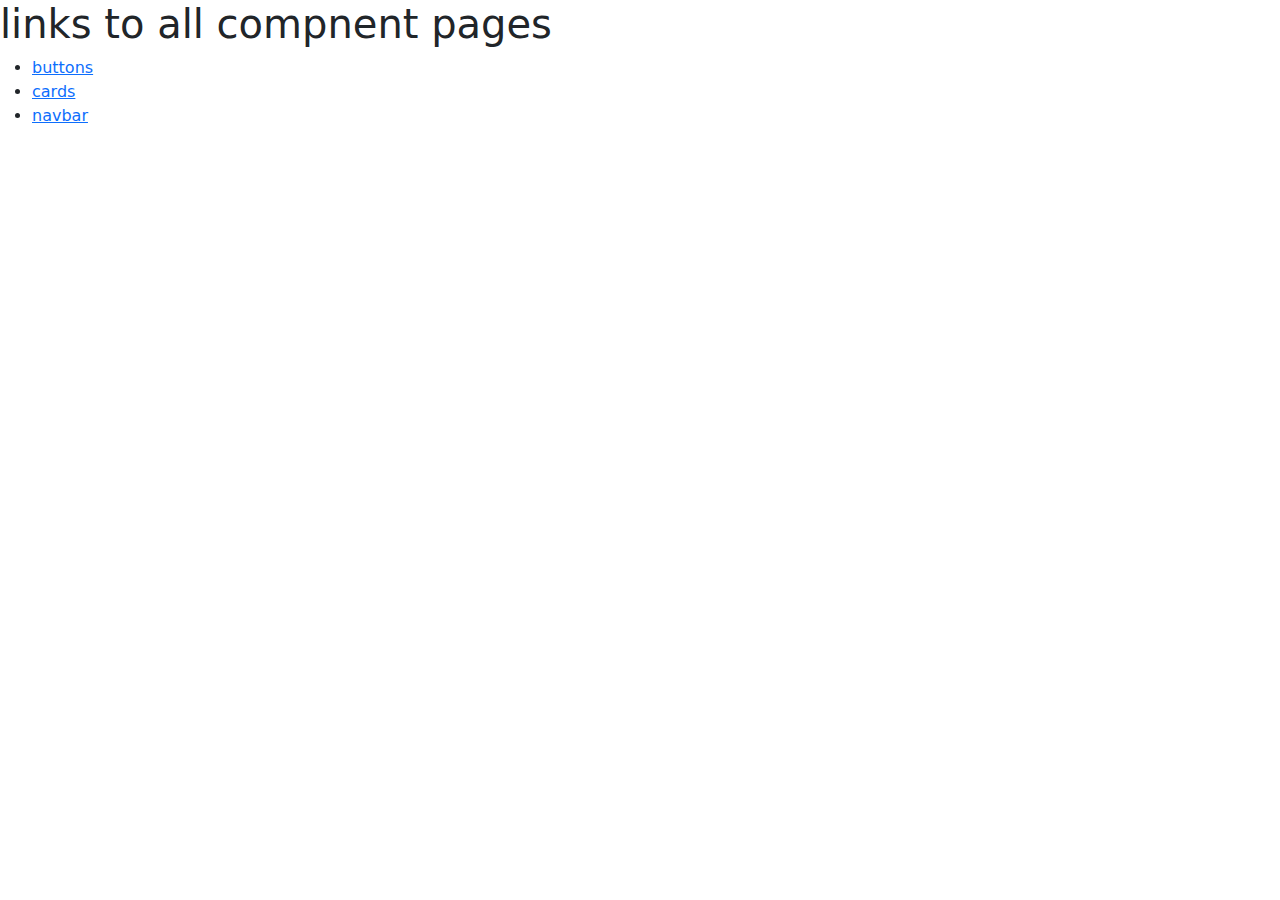
<file: index.html>
<!doctype html>
<html lang="en">
  <head>
    <meta charset="utf-8">
    <meta name="viewport" content="width=device-width, initial-scale=1">
    <title>Bootstrap demo</title>
    <link href="https://cdn.jsdelivr.net/npm/bootstrap@5.3.3/dist/css/bootstrap.min.css" rel="stylesheet" integrity="sha384-QWTKZyjpPEjISv5WaRU9OFeRpok6YctnYmDr5pNlyT2bRjXh0JMhjY6hW+ALEwIH" crossorigin="anonymous">
  </head>
  <body>
    <script src="https://cdn.jsdelivr.net/npm/bootstrap@5.3.3/dist/js/bootstrap.bundle.min.js" integrity="sha384-YvpcrYf0tY3lHB60NNkmXc5s9fDVZLESaAA55NDzOxhy9GkcIdslK1eN7N6jIeHz" crossorigin="anonymous"></script>
  </body>
</html>
<h1>links to all compnent pages</h1>
<ul>
    <li>
        <a href="buttons.html">buttons</a>
    </li>
    <li>
        <a href="cards.html">cards</a>
    </li>
    <li>
      <a href="navbar.html">navbar</a>
  </li>
</ul>
</file>
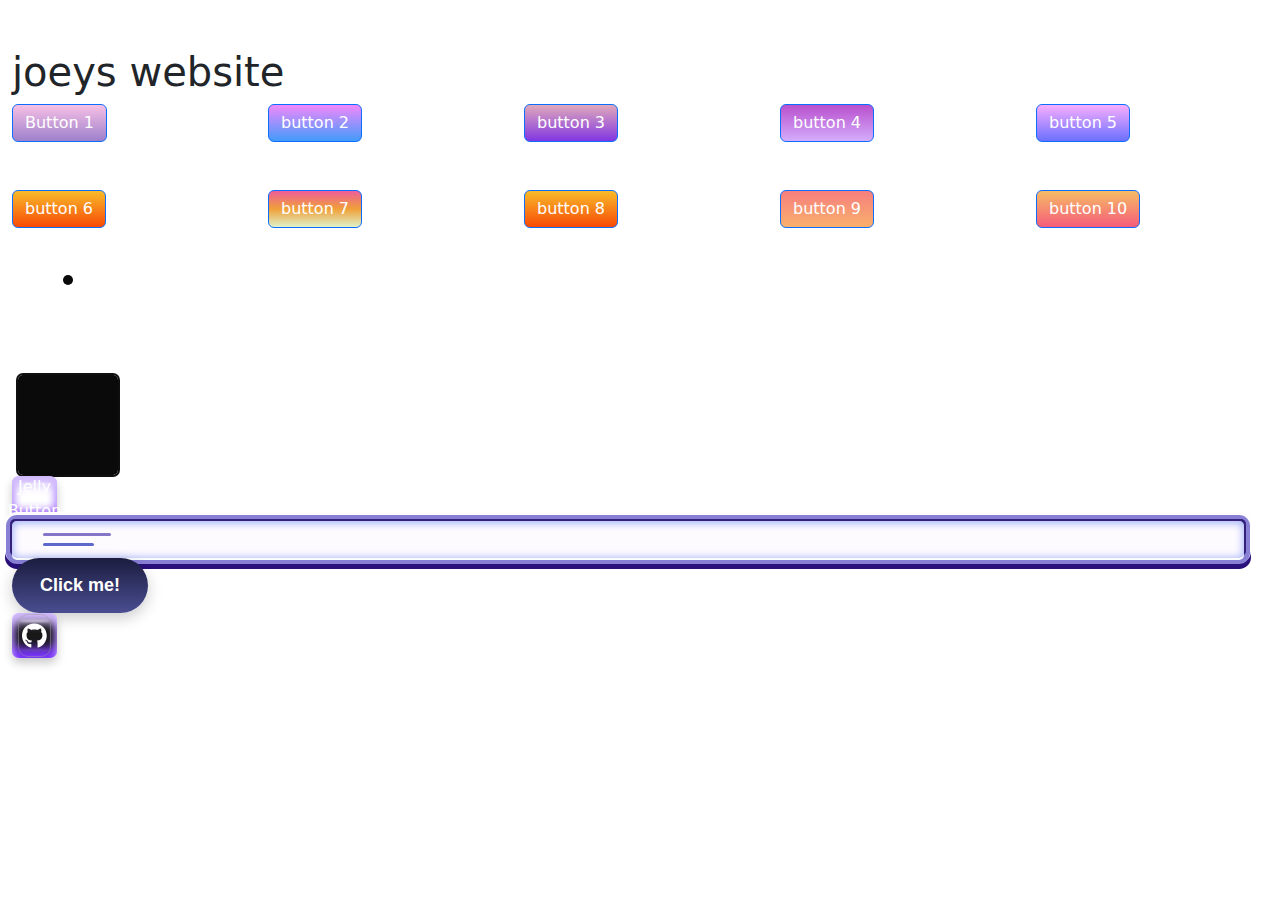
<file: buttons.html>
<!doctype html>
<html lang="en">

<head>
  <meta charset="utf-8">
  <meta name="viewport" content="width=device-width, initial-scale=1">
  <title>Bootstrap demo</title>
  <link href="https://cdn.jsdelivr.net/npm/bootstrap@5.3.3/dist/css/bootstrap.min.css" rel="stylesheet">
    <integrity="sha384-QWTKZyjpPEjISv5WaRU9OFeRpok6YctnYmDr5pNlyT2bRjXh0JMhjY6hW+ALEwIH" crossorigin="anonymous">
  <link rel="stylesheet" href="css/buttons.css">
</head>

<body>



  <div class="container-fluid text enter">
    <div class="row mt-5">
      <h1>joeys website</h1>
      <div class="col">
        <button type="button" class="btn btn-primary btn-1">Button 1</button>
      </div>
      <div class="col">
        <button type="button" class="btn btn-primary btn-2">button 2</button>
      </div>
      <div class="col">
        <button type="button" class="btn btn-primary btn-3">button 3</button>
      </div>
      <div class="col">
        <button type="button" class="btn btn-primary btn-4">button 4</button>
      </div>
      <div class="col">
        <button type="button" class="btn btn-primary btn-5">button 5</button>
      </div>


    </div>

    <div class="row mt-5">
      <div class="col">
        <button type="button" class="btn btn-primary btn-6">button 6</button>
      </div>
      <div class="col">
        <button type="button" class="btn btn-primary btn-7">button 7</button>
      </div>
      <div class="col">
        <button type="button" class="btn btn-primary btn-8">button 8</button>
      </div>
      <div class="col">
        <button type="button" class="btn btn-primary btn-9">button 9</button>
      </div>
      <div class="col">
        <button type="button" class="btn btn-primary btn-10">button 10</button>
      </div>
      <div class="row mt-5">
        <div class="col">

          <div class="light-button">
            <button class="bt">
              <div class="light-holder">
                <div class="dot"></div>
                <div class="light"></div>
              </div>
              <div class="button-holder">
                <svg xmlns="http://www.w3.org/2000/svg" viewBox="0 0 24 24" role="img">
                  <path>
                    d="M20.317 4.3698a19.7913 19.7913 0 00-4.8851-1.5152.0741.0741 0
                    00-.0785.0371c-.211.3753-.4447.8648-.6083 1.2495-1.8447-.2762-3.68-.2762-5.4868
                    0-.1636-.3933-.4058-.8742-.6177-1.2495a.077.077 0 00-.0785-.037 19.7363 19.7363 0 00-4.8852
                    1.515.0699.0699 0 00-.0321.0277C.5334 9.0458-.319 13.5799.0992 18.0578a.0824.0824 0
                    00.0312.0561c2.0528 1.5076 4.0413 2.4228 5.9929 3.0294a.0777.0777 0
                    00.0842-.0276c.4616-.6304.8731-1.2952 1.226-1.9942a.076.076 0
                    00-.0416-.1057c-.6528-.2476-1.2743-.5495-1.8722-.8923a.077.077 0
                    01-.0076-.1277c.1258-.0943.2517-.1923.3718-.2914a.0743.0743 0 01.0776-.0105c3.9278 1.7933 8.18
                    1.7933 12.0614 0a.0739.0739 0 01.0785.0095c.1202.099.246.1981.3728.2924a.077.077 0 01-.0066.1276
                    12.2986 12.2986 0 01-1.873.8914.0766.0766 0 00-.0407.1067c.3604.698.7719 1.3628 1.225
                    1.9932a.076.076 0 00.0842.0286c1.961-.6067 3.9495-1.5219 6.0023-3.0294a.077.077 0
                    00.0313-.0552c.5004-5.177-.8382-9.6739-3.5485-13.6604a.061.061 0 00-.0312-.0286zM8.02
                    15.3312c-1.1825 0-2.1569-1.0857-2.1569-2.419 0-1.3332.9555-2.4189 2.157-2.4189 1.2108 0 2.1757
                    1.0952 2.1568 2.419 0 1.3332-.9555 2.4189-2.1569 2.4189zm7.9748 0c-1.1825
                    0-2.1569-1.0857-2.1569-2.419 0-1.3332.9554-2.4189 2.1569-2.4189 1.2108 0 2.1757 1.0952 2.1568 2.419
                    0 1.3332-.946 2.4189-2.1568 2.4189Z"
                  </path>
                </svg>
        </div>
        <div class="col">
          <button class="Btn">
            Jelly Button
          </button>
        </div>
         
        <div class="button-container">
          <span class="text">
            <span class="button-lines">
              <span class="button-line-1"></span>
              <span class="button-line-2"></span>
            </span>
          </span>
        </div>
        <button class="beautiful-button">
          Click me!
        </button>
        <button class="Btn">
          <span class="svgContainer">
            <svg fill="white" viewBox="0 0 496 512" height="1.6em"><path d="M165.9 397.4c0 2-2.3 3.6-5.2 3.6-3.3.3-5.6-1.3-5.6-3.6 0-2 2.3-3.6 5.2-3.6 3-.3 5.6 1.3 5.6 3.6zm-31.1-4.5c-.7 2 1.3 4.3 4.3 4.9 2.6 1 5.6 0 6.2-2s-1.3-4.3-4.3-5.2c-2.6-.7-5.5.3-6.2 2.3zm44.2-1.7c-2.9.7-4.9 2.6-4.6 4.9.3 2 2.9 3.3 5.9 2.6 2.9-.7 4.9-2.6 4.6-4.6-.3-1.9-3-3.2-5.9-2.9zM244.8 8C106.1 8 0 113.3 0 252c0 110.9 69.8 205.8 169.5 239.2 12.8 2.3 17.3-5.6 17.3-12.1 0-6.2-.3-40.4-.3-61.4 0 0-70 15-84.7-29.8 0 0-11.4-29.1-27.8-36.6 0 0-22.9-15.7 1.6-15.4 0 0 24.9 2 38.6 25.8 21.9 38.6 58.6 27.5 72.9 20.9 2.3-16 8.8-27.1 16-33.7-55.9-6.2-112.3-14.3-112.3-110.5 0-27.5 7.6-41.3 23.6-58.9-2.6-6.5-11.1-33.3 2.6-67.9 20.9-6.5 69 27 69 27 20-5.6 41.5-8.5 62.8-8.5s42.8 2.9 62.8 8.5c0 0 48.1-33.6 69-27 13.7 34.7 5.2 61.4 2.6 67.9 16 17.7 25.8 31.5 25.8 58.9 0 96.5-58.9 104.2-114.8 110.5 9.2 7.9 17 22.9 17 46.4 0 33.7-.3 75.4-.3 83.6 0 6.5 4.6 14.4 17.3 12.1C428.2 457.8 496 362.9 496 252 496 113.3 383.5 8 244.8 8zM97.2 352.9c-1.3 1-1 3.3.7 5.2 1.6 1.6 3.9 2.3 5.2 1 1.3-1 1-3.3-.7-5.2-1.6-1.6-3.9-2.3-5.2-1zm-10.8-8.1c-.7 1.3.3 2.9 2.3 3.9 1.6 1 3.6.7 4.3-.7.7-1.3-.3-2.9-2.3-3.9-2-.6-3.6-.3-4.3.7zm32.4 35.6c-1.6 1.3-1 4.3 1.3 6.2 2.3 2.3 5.2 2.6 6.5 1 1.3-1.3.7-4.3-1.3-6.2-2.2-2.3-5.2-2.6-6.5-1zm-11.4-14.7c-1.6 1-1.6 3.6 0 5.9 1.6 2.3 4.3 3.3 5.6 2.3 1.6-1.3 1.6-3.9 0-6.2-1.4-2.3-4-3.3-5.6-2z"></path></svg>
          </span>
          <span class="BG"></span>
         </button>
</file>
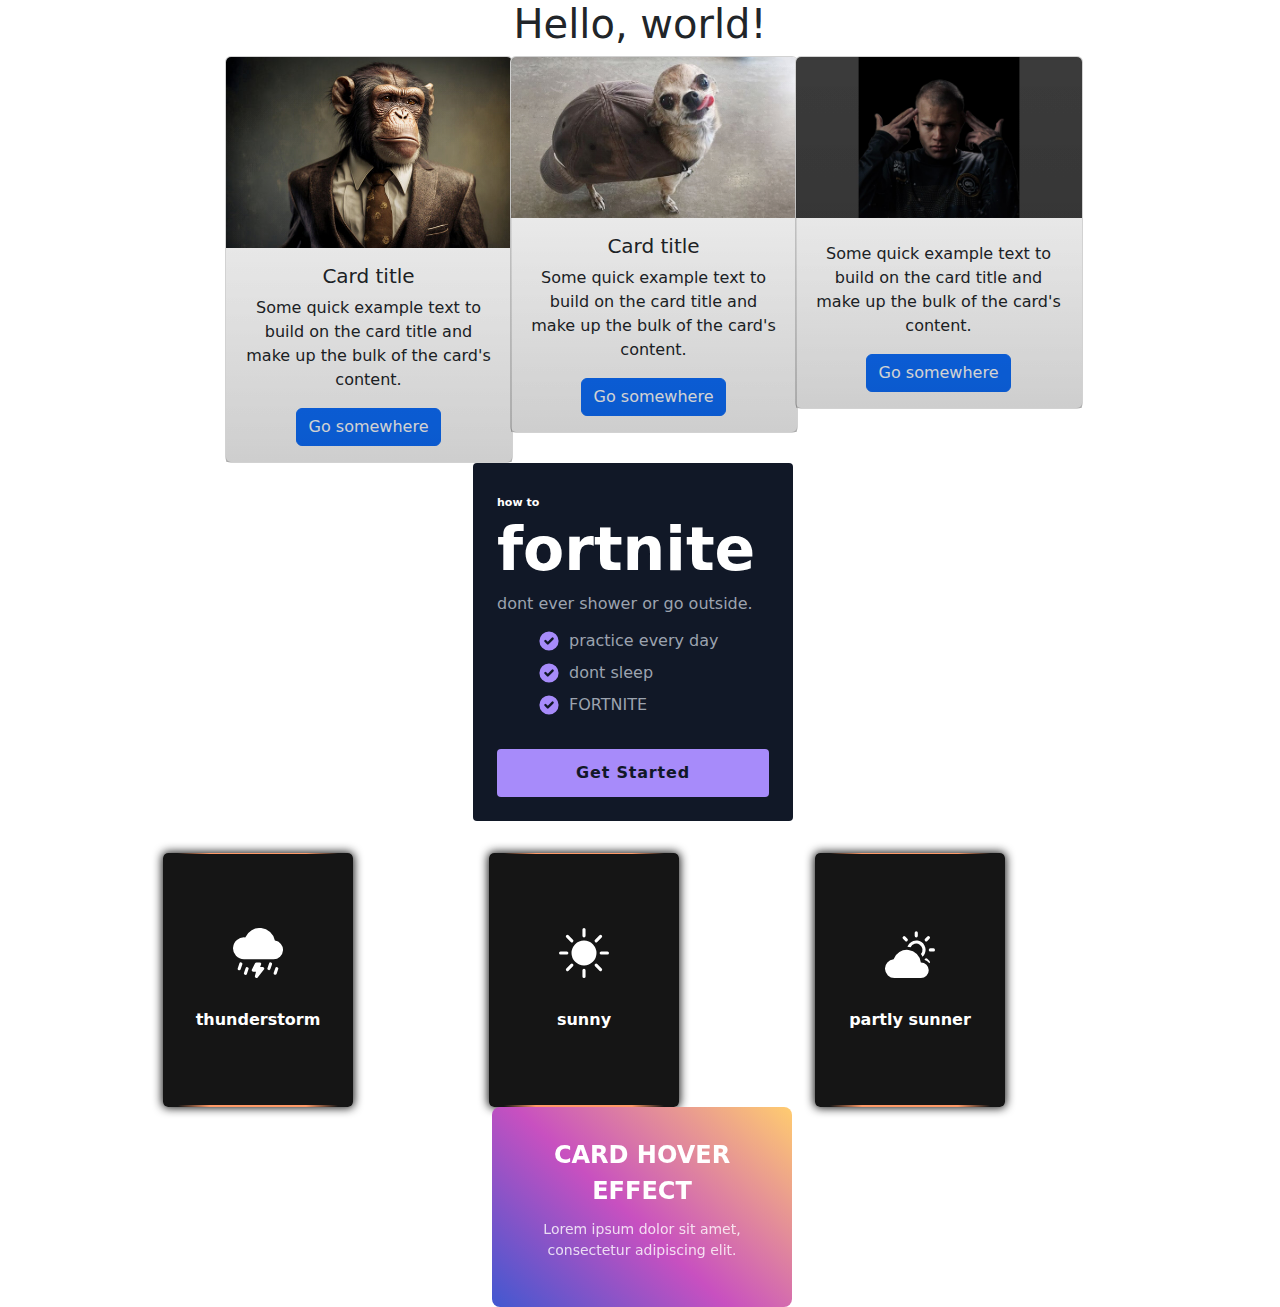
<file: cards.html>
<!doctype html>
<html lang="en">

<head>
  <meta charset="utf-8">
  <meta name="viewport" content="width=device-width, initial-scale=1">
  <title>Bootstrap demo</title>
  <link href="https://cdn.jsdelivr.net/npm/bootstrap@5.3.3/dist/css/bootstrap.min.css" rel="stylesheet">
  <link rel="stylesheet" href="css/cards.css">
  <integrity="sha384-QWTKZyjpPEjISv5WaRU9OFeRpok6YctnYmDr5pNlyT2bRjXh0JMhjY6hW+ALEwIH" crossorigin="anonymous">
</head>

<body>
  <div class="container text-center">
    <h1>Hello, world!</h1>



    <div class="row justify-content-center">
      <div class="col-3">
        <div class="card" style="width: 18rem;">
          <img src="img/360_F_568565340_r0tnHuiWOrgWi7ihue8ZTeIVFsP7lc5L.jpg" class="card-img-top" alt="...">
          <div class="card-body">
            <h5 class="card-title">Card title</h5>
            <p class="card-text">Some quick example text to build on the card title and make up the bulk of the card's
              content.</p>
            <a href="#" class="btn btn-primary">Go somewhere</a>
          </div>
        </div>
      </div>
      <div class="col-3">
        <div class="card" style="width: 18rem;">
          <img src="img/maxresdefault.jpg" class="card-img-top" alt="...">
          <div class="card-body">
            <h5 class="card-title">Card title</h5>
            <p class="card-text">Some quick example text to build on the card title and make up the bulk of the
              card's content.</p>
            <a href="#" class="btn btn-primary">Go somewhere</a>
          </div>
        </div>
      </div>
      <div class="col-3">
        <div class="card" style="width: 18rem;">
          <img src="img/maxresdefault (1).jpg" class="card-img-top" alt="...">
          <div class="card-body">
            <h5 class="card-title"></h5>
            <p class="card-text">Some quick example text to build on the card title and make up the bulk of the
              card's content.</p>
            <a href="#" class="btn btn-primary">Go somewhere</a>
          </div>
        </div>
      </div>
    </div>
  </div>

  <div class="row justify-content-center">
    <div class="col-3">

      <div class="card1">
        <div class="header">
          <span class="title">how to</span>
          <span class="price">fortnite</span>
        </div>
        <p class="desc">dont ever shower or go outside.</p>
        <ul class="lists">
          <li class="list">
            <svg xmlns="http://www.w3.org/2000/svg" viewBox="0 0 20 20" fill="currentColor">
              <path fill-rule="evenodd"
                d="M10 18a8 8 0 100-16 8 8 0 000 16zm3.707-9.293a1 1 0 00-1.414-1.414L9 10.586 7.707 9.293a1 1 0 00-1.414 1.414l2 2a1 1 0 001.414 0l4-4z"
                clip-rule="evenodd"></path>
            </svg>
            <span>practice every day</span>
          </li>
          <li class="list">
            <svg xmlns="http://www.w3.org/2000/svg" viewBox="0 0 20 20" fill="currentColor">
              <path fill-rule="evenodd"
                d="M10 18a8 8 0 100-16 8 8 0 000 16zm3.707-9.293a1 1 0 00-1.414-1.414L9 10.586 7.707 9.293a1 1 0 00-1.414 1.414l2 2a1 1 0 001.414 0l4-4z"
                clip-rule="evenodd"></path>
            </svg>
            <span>dont sleep</span>
          </li>
          <li class="list">
            <svg xmlns="http://www.w3.org/2000/svg" viewBox="0 0 20 20" fill="currentColor">
              <path fill-rule="evenodd"
                d="M10 18a8 8 0 100-16 8 8 0 000 16zm3.707-9.293a1 1 0 00-1.414-1.414L9 10.586 7.707 9.293a1 1 0 00-1.414 1.414l2 2a1 1 0 001.414 0l4-4z"
                clip-rule="evenodd"></path>
            </svg>
            <span>FORTNITE</span>
          </li>
        </ul>
        <button type="button" class="action">Get Started</button>
      </div>
    </div>
  </div>

  <div class="row justify-content-center">
    <div class="col-3">
      <div class="card2">
        <div class="content">
          <div class="back">
            <div class="back-content">
              <svg xmlns="http://www.w3.org/2000/svg" width="50" height="50" fill="currentColor" class="bi bi-cloud-lightning-rain-fill" viewBox="0 0 16 16">
                <path d="M2.658 11.026a.5.5 0 0 1 .316.632l-.5 1.5a.5.5 0 1 1-.948-.316l.5-1.5a.5.5 0 0 1 .632-.316m9.5 0a.5.5 0 0 1 .316.632l-.5 1.5a.5.5 0 0 1-.948-.316l.5-1.5a.5.5 0 0 1 .632-.316m-7.5 1.5a.5.5 0 0 1 .316.632l-.5 1.5a.5.5 0 1 1-.948-.316l.5-1.5a.5.5 0 0 1 .632-.316m9.5 0a.5.5 0 0 1 .316.632l-.5 1.5a.5.5 0 0 1-.948-.316l.5-1.5a.5.5 0 0 1 .632-.316m-7.105-1.25A.5.5 0 0 1 7.5 11h1a.5.5 0 0 1 .474.658l-.28.842H9.5a.5.5 0 0 1 .39.812l-2 2.5a.5.5 0 0 1-.875-.433L7.36 14H6.5a.5.5 0 0 1-.447-.724zm6.352-7.249a5.001 5.001 0 0 0-9.499-1.004A3.5 3.5 0 1 0 3.5 10H13a3 3 0 0 0 .405-5.973"/>
              </svg>
              <strong>thunderstorm</strong>
            </div>
          </div>
          <div class="front">

            <div class="img">
              <div class="circle">
              </div>
              <div class="circle" id="right">
              </div>
              <div class="circle" id="bottom">
              </div>
            </div>

            <div class="front-content">
              <small class="badge">High 68°</small>
              <small class="badge">Low 49°</small>
              <div class="description">
                <div class="title">
                  <p class="title">
                    <strong>thunderstorm</strong>
                  </p>
                  <svg fill-rule="nonzero" height="15px" width="15px" viewBox="0,0,256,256"
                    xmlns:xlink="http://www.w3.org/1999/xlink" xmlns="http://www.w3.org/2000/svg">
                    <g style="mix-blend-mode: normal" text-anchor="none" font-size="none" font-weight="none"
                      font-family="none" stroke-dashoffset="0" stroke-dasharray="" stroke-miterlimit="10"
                      stroke-linejoin="miter" stroke-linecap="butt" stroke-width="1" stroke="none" fill-rule="nonzero"
                      fill="#20c997">
                      <g transform="scale(8,8)">
                        <path d="M25,27l-9,-6.75l-9,6.75v-23h18z"></path>
                      </g>
                    </g>
                  </svg>
                </div>
                <p class="card3-footer">
                  30 Mins &nbsp; | &nbsp; 1 Serving
                </p>
              </div>
            </div>
          </div>
        </div>
      </div>
    </div>
    <div class="col-3">
      <div class="card2">
        <div class="content">
          <div class="back">
            <div class="back-content">
              <svg xmlns="http://www.w3.org/2000/svg" width="50" height="50" fill="currentColor" class="bi bi-brightness-high-fill" viewBox="0 0 16 16">
                <path d="M12 8a4 4 0 1 1-8 0 4 4 0 0 1 8 0M8 0a.5.5 0 0 1 .5.5v2a.5.5 0 0 1-1 0v-2A.5.5 0 0 1 8 0m0 13a.5.5 0 0 1 .5.5v2a.5.5 0 0 1-1 0v-2A.5.5 0 0 1 8 13m8-5a.5.5 0 0 1-.5.5h-2a.5.5 0 0 1 0-1h2a.5.5 0 0 1 .5.5M3 8a.5.5 0 0 1-.5.5h-2a.5.5 0 0 1 0-1h2A.5.5 0 0 1 3 8m10.657-5.657a.5.5 0 0 1 0 .707l-1.414 1.415a.5.5 0 1 1-.707-.708l1.414-1.414a.5.5 0 0 1 .707 0m-9.193 9.193a.5.5 0 0 1 0 .707L3.05 13.657a.5.5 0 0 1-.707-.707l1.414-1.414a.5.5 0 0 1 .707 0m9.193 2.121a.5.5 0 0 1-.707 0l-1.414-1.414a.5.5 0 0 1 .707-.707l1.414 1.414a.5.5 0 0 1 0 .707M4.464 4.465a.5.5 0 0 1-.707 0L2.343 3.05a.5.5 0 1 1 .707-.707l1.414 1.414a.5.5 0 0 1 0 .708"/>
              </svg>
              <strong>sunny</strong>
            </div>
          </div>
          <div class="front">

            <div class="img">
              <div class="circle">
              </div>
              <div class="circle" id="right">
              </div>
              <div class="circle" id="bottom">
              </div>
            </div>

            <div class="front-content">
              <small class="badge">High 86°</small>
              <small class="badge">Low 67°</small>
              <div class="description">
                <div class="title">
                  <p class="title">
                    <strong>sunny</strong>
                  </p>
                  <svg xmlns="http://www.w3.org/2000/svg" width="16" height="16" fill="currentColor" class="bi bi-brightness-high-fill" viewBox="0 0 16 16">
                    <path d="M12 8a4 4 0 1 1-8 0 4 4 0 0 1 8 0M8 0a.5.5 0 0 1 .5.5v2a.5.5 0 0 1-1 0v-2A.5.5 0 0 1 8 0m0 13a.5.5 0 0 1 .5.5v2a.5.5 0 0 1-1 0v-2A.5.5 0 0 1 8 13m8-5a.5.5 0 0 1-.5.5h-2a.5.5 0 0 1 0-1h2a.5.5 0 0 1 .5.5M3 8a.5.5 0 0 1-.5.5h-2a.5.5 0 0 1 0-1h2A.5.5 0 0 1 3 8m10.657-5.657a.5.5 0 0 1 0 .707l-1.414 1.415a.5.5 0 1 1-.707-.708l1.414-1.414a.5.5 0 0 1 .707 0m-9.193 9.193a.5.5 0 0 1 0 .707L3.05 13.657a.5.5 0 0 1-.707-.707l1.414-1.414a.5.5 0 0 1 .707 0m9.193 2.121a.5.5 0 0 1-.707 0l-1.414-1.414a.5.5 0 0 1 .707-.707l1.414 1.414a.5.5 0 0 1 0 .707M4.464 4.465a.5.5 0 0 1-.707 0L2.343 3.05a.5.5 0 1 1 .707-.707l1.414 1.414a.5.5 0 0 1 0 .708"/>
                  </svg>
                </div>
                <p class="card3-footer">
                  30 Mins &nbsp; | &nbsp; 1 Serving
                </p>
              </div>
            </div>
          </div>
        </div>
      </div>
    </div>
    <div class="col-3">
      <div class="card2">
        <div class="content">
          <div class="back">
            <div class="back-content">
              <svg xmlns="http://www.w3.org/2000/svg" width="50" height="50" fill="currentColor" class="bi bi-cloud-sun-fill" viewBox="0 0 16 16">
                <path d="M11.473 11a4.5 4.5 0 0 0-8.72-.99A3 3 0 0 0 3 16h8.5a2.5 2.5 0 0 0 0-5z"/>
                <path d="M10.5 1.5a.5.5 0 0 0-1 0v1a.5.5 0 0 0 1 0zm3.743 1.964a.5.5 0 1 0-.707-.707l-.708.707a.5.5 0 0 0 .708.708zm-7.779-.707a.5.5 0 0 0-.707.707l.707.708a.5.5 0 1 0 .708-.708zm1.734 3.374a2 2 0 1 1 3.296 2.198q.3.423.516.898a3 3 0 1 0-4.84-3.225q.529.017 1.028.129m4.484 4.074c.6.215 1.125.59 1.522 1.072a.5.5 0 0 0 .039-.742l-.707-.707a.5.5 0 0 0-.854.377M14.5 6.5a.5.5 0 0 0 0 1h1a.5.5 0 0 0 0-1z"/>
              </svg>
              <strong>partly sunner</strong>
            </div>
          </div>
          <div class="front">

            <div class="img">
              <div class="circle">
              </div>
              <div class="circle" id="right">
              </div>
              <div class="circle" id="bottom">
              </div>
            </div>

            <div class="front-content">
              <small class="badge">High 78°</small>
              <small class="badge">Low 59°</small>
              <div class="description">
                <div class="title">
                  <p class="title">
                    <strong>partly sunny</strong>
                  </p>
                  <svg xmlns="http://www.w3.org/2000/svg" width="16" height="16" fill="currentColor" class="bi bi-cloud-sun-fill" viewBox="0 0 16 16">
                    <path d="M11.473 11a4.5 4.5 0 0 0-8.72-.99A3 3 0 0 0 3 16h8.5a2.5 2.5 0 0 0 0-5z"/>
                    <path d="M10.5 1.5a.5.5 0 0 0-1 0v1a.5.5 0 0 0 1 0zm3.743 1.964a.5.5 0 1 0-.707-.707l-.708.707a.5.5 0 0 0 .708.708zm-7.779-.707a.5.5 0 0 0-.707.707l.707.708a.5.5 0 1 0 .708-.708zm1.734 3.374a2 2 0 1 1 3.296 2.198q.3.423.516.898a3 3 0 1 0-4.84-3.225q.529.017 1.028.129m4.484 4.074c.6.215 1.125.59 1.522 1.072a.5.5 0 0 0 .039-.742l-.707-.707a.5.5 0 0 0-.854.377M14.5 6.5a.5.5 0 0 0 0 1h1a.5.5 0 0 0 0-1z"/>
                  </svg>
                </div>
                <p class="card3-footer">
                  30 Mins &nbsp; | &nbsp; 1 Serving
                </p>
              </div>
            </div>
          </div>
        </div>
      </div>
    </div>
    <div class="row justify-content-center">
      <div class="col-3">
        <div class="card4">
          <div class="card-content">
            <p class="card-title">Card hover effect
            </p>
            <p class="card-para">Lorem ipsum dolor sit 
              amet, consectetur adipiscing elit.</p>
          </div>
        </div>
      </div>
    </div>
  </div>

 
  
</body>

</html>
</file>
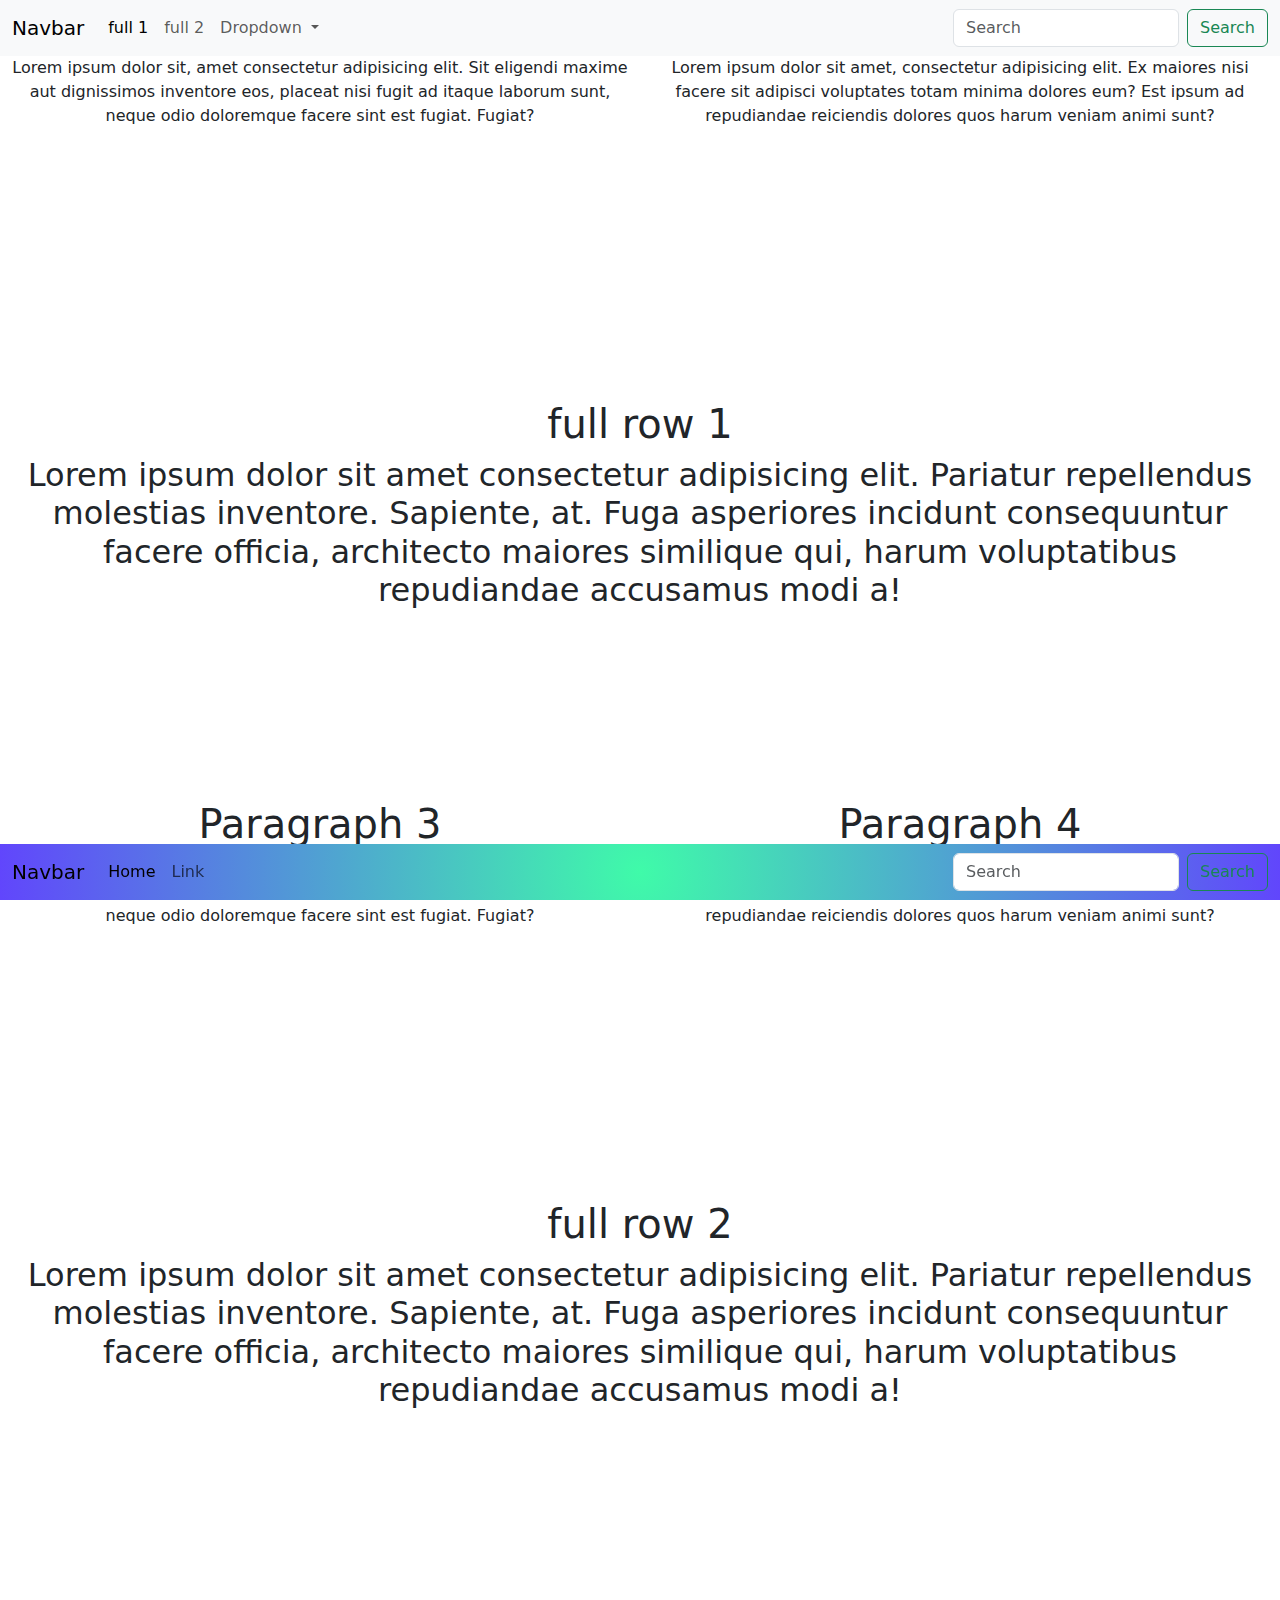
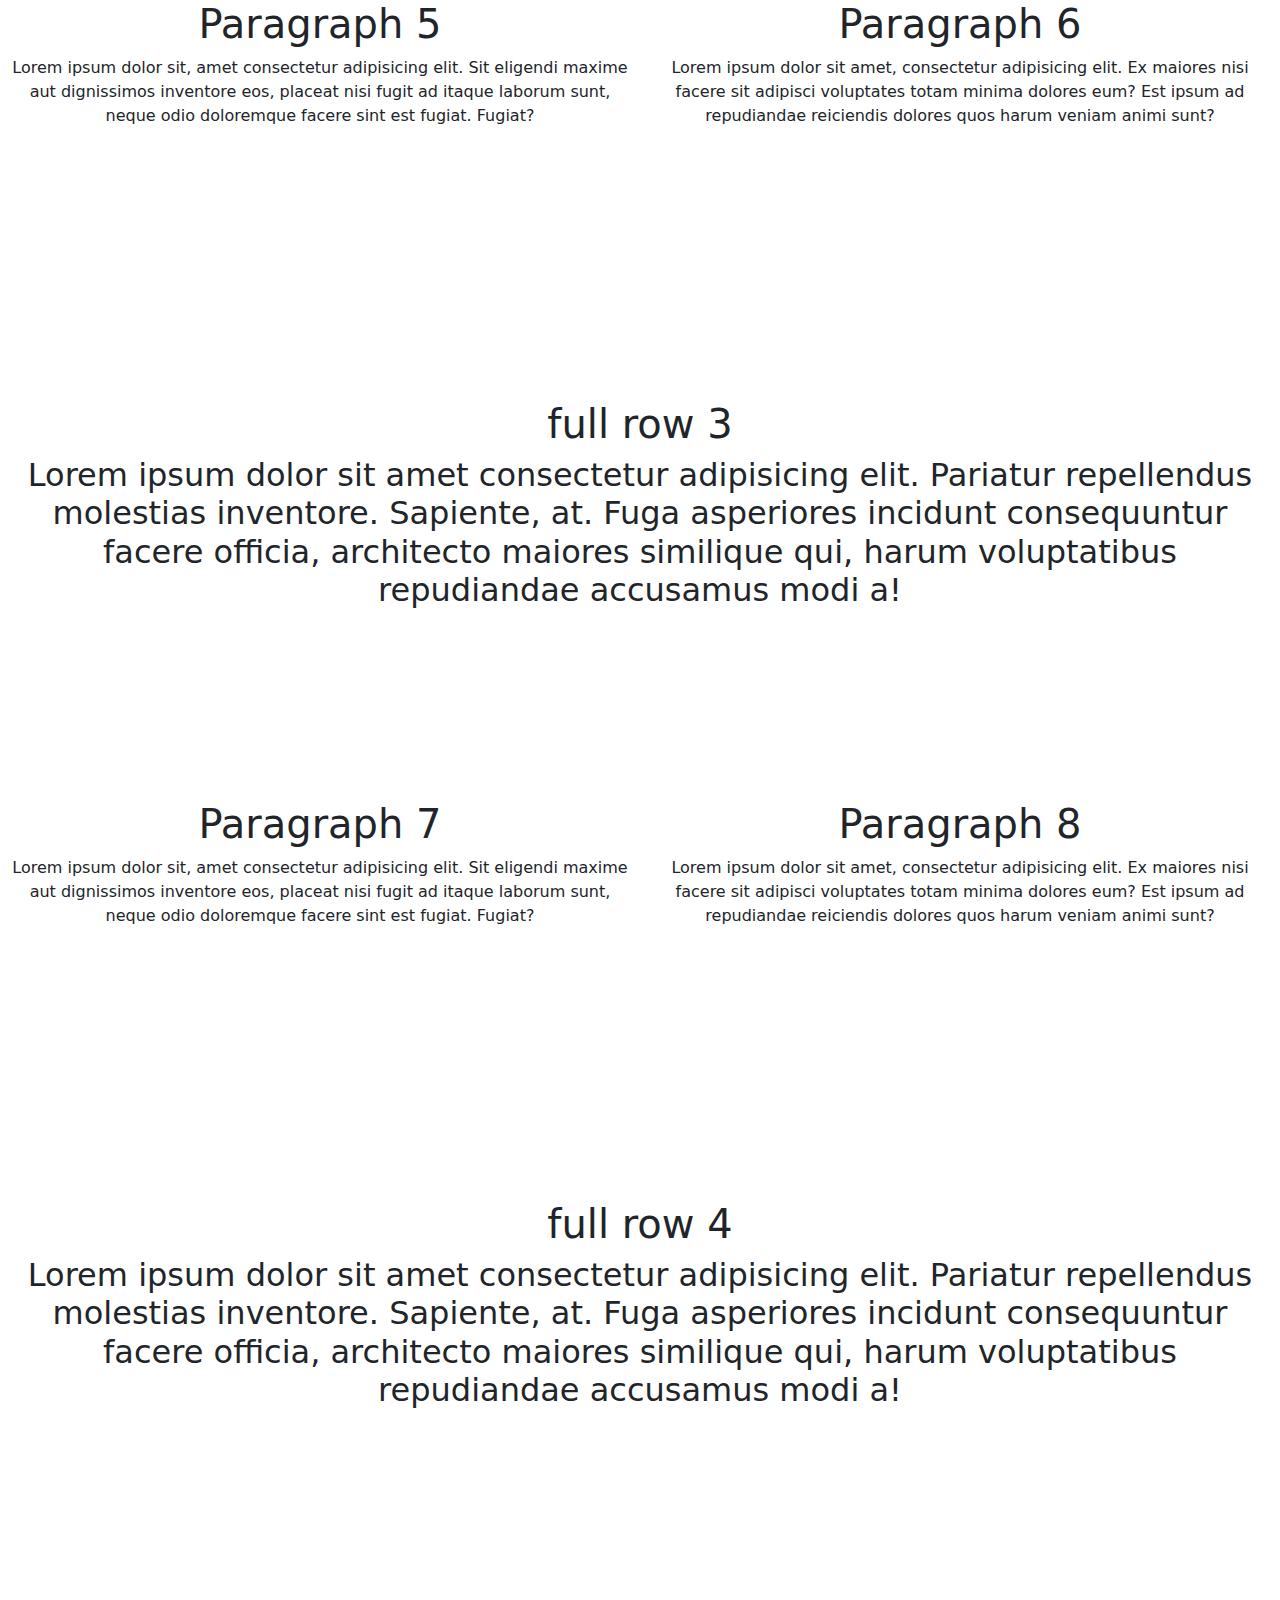
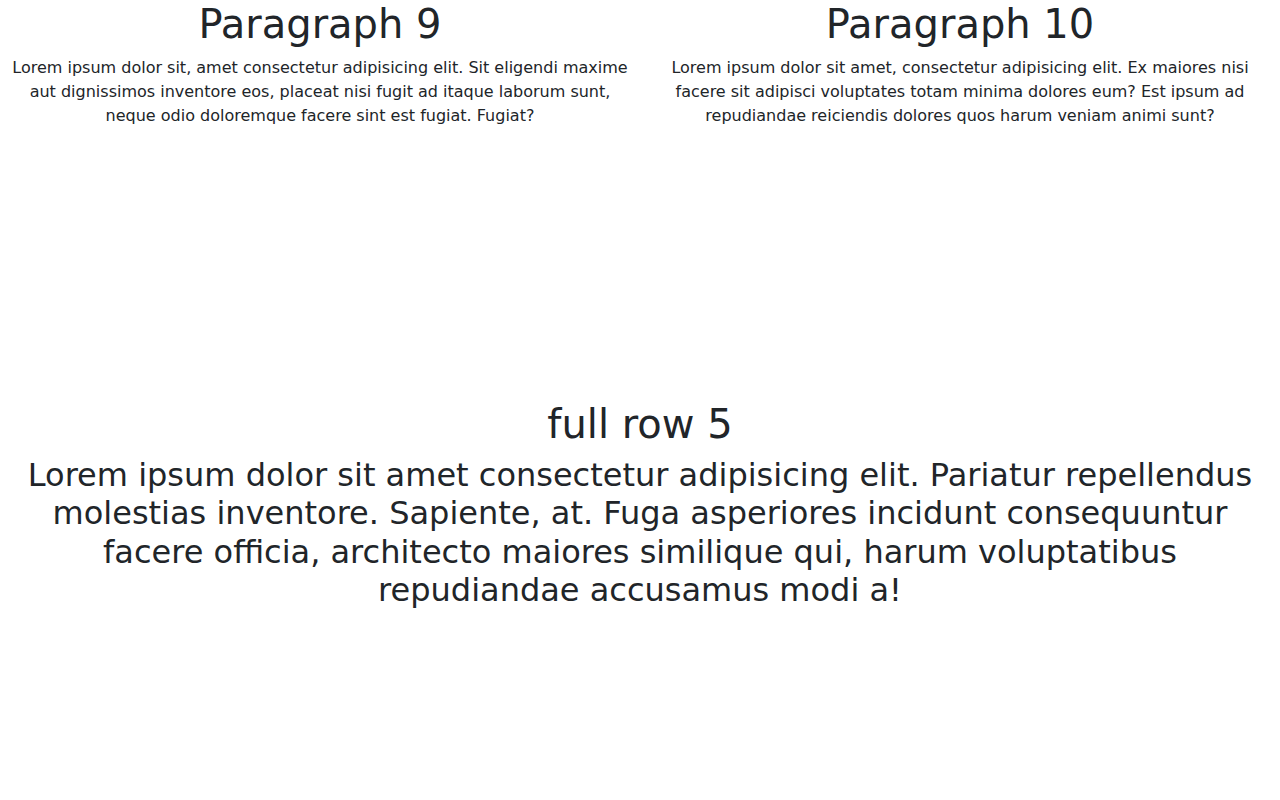
<file: navbar.html>
<!doctype html>
<html lang="en">

  <head>
    <meta charset="utf-8">
    <meta name="viewport" content="width=device-width, initial-scale=1">
    <title>Navbars</title>
    <link href="https://cdn.jsdelivr.net/npm/bootstrap@5.3.3/dist/css/bootstrap.min.css" rel="stylesheet" integrity="sha384-QWTKZyjpPEjISv5WaRU9OFeRpok6YctnYmDr5pNlyT2bRjXh0JMhjY6hW+ALEwIH" crossorigin="anonymous">
    <link rel="stylesheet" href="css/navbar.css">
  </head>
  <body>
    <nav class="navbar navbar-expand-lg bg-body-tertiary fixed-top">
        <div class="container-fluid">
          <a class="navbar-brand" href="#">Navbar</a>
          <button class="navbar-toggler" type="button" data-bs-toggle="collapse" data-bs-target="#navbarone" aria-controls="navbarSupportedContent" aria-expanded="false" aria-label="Toggle navigation">
            <span class="navbar-toggler-icon"></span>
          </button>
          <div class="collapse navbar-collapse" id="navbarone">
            <ul class="navbar-nav me-auto mb-2 mb-lg-0">
              <li class="nav-item">
                <a class="nav-link active" aria-current="page" href="#full1">full 1</a>
              </li>
              <li class="nav-item">
                <a class="nav-link" href="#full2">full 2</a>
              </li>
              <li class="nav-item dropdown">
                <a class="nav-link dropdown-toggle" href="#" role="button" data-bs-toggle="dropdown" aria-expanded="false">
                  Dropdown
                </a>
                <ul class="dropdown-menu">
                  <li><a class="dropdown-item" href="#full3">full 3</a></li>
                  <li><a class="dropdown-item" href="#full4">full 4</a></li>
                  <li><a class="dropdown-item" href="#full5">full 5</a></li>
                </ul>
              </li>
            </ul>
            <form class="d-flex" role="search">
              <input class="form-control me-2" type="search" placeholder="Search" aria-label="Search">
              <button class="btn btn-outline-success" type="submit">Search</button>
            </form>
          </div>
        </div>
      </nav>



      <nav class="navbar navbar-expand-lg bg-gradient fixed-bottom">
        <div class="container-fluid">
          <a class="navbar-brand" href="#">Navbar</a>
          <button class="navbar-toggler" type="button" data-bs-toggle="collapse" data-bs-target="#navbarSupportedContent" aria-controls="navbarSupportedContent" aria-expanded="false" aria-label="Toggle navigation">
            <span class="navbar-toggler-icon"></span>
          </button>
          <div class="collapse navbar-collapse" id="navbarSupportedContent">
            <ul class="navbar-nav me-auto mb-2 mb-lg-0">
              <li class="nav-item">
                <a class="nav-link active" aria-current="page" href="#">Home</a>
              </li>
              <li class="nav-item">
                <a class="nav-link" href="#">Link</a>
              </li>
            </ul>
            <form class="d-flex" role="search">
              <input class="form-control me-2" type="search" placeholder="Search" aria-label="Search">
              <button class="btn btn-outline-success" type="submit">Search</button>
            </form>
          </div>
        </div>
      </nav>

      <div class="container-fluid">
        <div class="row">
            <div class="col-6">
                <h1> Paragraph 1</h1>
                <p>Lorem ipsum dolor sit, amet consectetur adipisicing elit. Sit eligendi maxime aut dignissimos inventore eos, placeat nisi fugit ad itaque laborum sunt, neque odio doloremque facere sint est fugiat. Fugiat?</p>
            </div>
            <div class="col-6">
                <h1>Paragraph 2</h1>
                Lorem ipsum dolor sit amet, consectetur adipisicing elit. Ex maiores nisi facere sit adipisci voluptates totam minima dolores eum? Est ipsum ad repudiandae reiciendis dolores quos harum veniam animi sunt?
            </div>
        </div>
        <div id="full1" class="row">
          <div class="col-12">
            <h1>full row 1</h1>
            <h2>Lorem ipsum dolor sit amet consectetur adipisicing elit. Pariatur repellendus molestias inventore. Sapiente, at. Fuga asperiores incidunt consequuntur facere officia, architecto maiores similique qui, harum voluptatibus repudiandae accusamus modi a!</h2>
          </div>
        </div>
        <div class="row">
            <div class="col-6">
                <h1> Paragraph 3</h1>
                <p>Lorem ipsum dolor sit, amet consectetur adipisicing elit. Sit eligendi maxime aut dignissimos inventore eos, placeat nisi fugit ad itaque laborum sunt, neque odio doloremque facere sint est fugiat. Fugiat?</p>
            </div>
            <div class="col-6">
                <h1>Paragraph 4</h1>
                Lorem ipsum dolor sit amet, consectetur adipisicing elit. Ex maiores nisi facere sit adipisci voluptates totam minima dolores eum? Est ipsum ad repudiandae reiciendis dolores quos harum veniam animi sunt?
            </div>
        </div>
        <div class="row">
          <div id="full2" class="col-12">
            <h1>full row 2</h1>
            <h2>Lorem ipsum dolor sit amet consectetur adipisicing elit. Pariatur repellendus molestias inventore. Sapiente, at. Fuga asperiores incidunt consequuntur facere officia, architecto maiores similique qui, harum voluptatibus repudiandae accusamus modi a!</h2>
          </div>
        </div>
        <div class="row">
            <div class="col-6">
                <h1> Paragraph 5</h1>
                <p>Lorem ipsum dolor sit, amet consectetur adipisicing elit. Sit eligendi maxime aut dignissimos inventore eos, placeat nisi fugit ad itaque laborum sunt, neque odio doloremque facere sint est fugiat. Fugiat?</p>
            </div>
            <div class="col-6">
                <h1>Paragraph 6</h1>
                Lorem ipsum dolor sit amet, consectetur adipisicing elit. Ex maiores nisi facere sit adipisci voluptates totam minima dolores eum? Est ipsum ad repudiandae reiciendis dolores quos harum veniam animi sunt?
            </div>
        </div>
        <div id="full3" class="row">
          <div class="col-12">
            <h1>full row 3</h1>
            <h2>Lorem ipsum dolor sit amet consectetur adipisicing elit. Pariatur repellendus molestias inventore. Sapiente, at. Fuga asperiores incidunt consequuntur facere officia, architecto maiores similique qui, harum voluptatibus repudiandae accusamus modi a!</h2>
          </div>
        </div>
        <div class="row">
            <div class="col-6">
                <h1> Paragraph 7</h1>
                <p>Lorem ipsum dolor sit, amet consectetur adipisicing elit. Sit eligendi maxime aut dignissimos inventore eos, placeat nisi fugit ad itaque laborum sunt, neque odio doloremque facere sint est fugiat. Fugiat?</p>
            </div>
            <div class="col-6">
                <h1>Paragraph 8</h1>
                Lorem ipsum dolor sit amet, consectetur adipisicing elit. Ex maiores nisi facere sit adipisci voluptates totam minima dolores eum? Est ipsum ad repudiandae reiciendis dolores quos harum veniam animi sunt?
            </div>
        </div>
        <div id="full4" class="row">
          <div class="col-12">
            <h1>full row 4</h1>
            <h2>Lorem ipsum dolor sit amet consectetur adipisicing elit. Pariatur repellendus molestias inventore. Sapiente, at. Fuga asperiores incidunt consequuntur facere officia, architecto maiores similique qui, harum voluptatibus repudiandae accusamus modi a!</h2>
          </div>
        </div>
        <div class="row">
            <div class="col-6">
                <h1> Paragraph 9</h1>
                <p>Lorem ipsum dolor sit, amet consectetur adipisicing elit. Sit eligendi maxime aut dignissimos inventore eos, placeat nisi fugit ad itaque laborum sunt, neque odio doloremque facere sint est fugiat. Fugiat?</p>
            </div>
            <div class="col-6">
                <h1>Paragraph 10</h1>
                Lorem ipsum dolor sit amet, consectetur adipisicing elit. Ex maiores nisi facere sit adipisci voluptates totam minima dolores eum? Est ipsum ad repudiandae reiciendis dolores quos harum veniam animi sunt?
            </div>
        </div>
        <div id="full5" class="row">
          <div class="col-12">
            <h1>full row 5</h1>
            <h2>Lorem ipsum dolor sit amet consectetur adipisicing elit. Pariatur repellendus molestias inventore. Sapiente, at. Fuga asperiores incidunt consequuntur facere officia, architecto maiores similique qui, harum voluptatibus repudiandae accusamus modi a!</h2>
          </div>
        </div>
    
    
  <script src="https://cdn.jsdelivr.net/npm/bootstrap@5.3.3/dist/js/bootstrap.bundle.min.js" integrity="sha384-YvpcrYf0tY3lHB60NNkmXc5s9fDVZLESaAA55NDzOxhy9GkcIdslK1eN7N6jIeHz" crossorigin="anonymous"></script>
  </body>
</html>
</file>
<file: css/buttons.css>
.btn-1{
    background: hsla(263, 42%, 65%, 1);

background: linear-gradient(90deg, hsla(263, 42%, 65%, 1) 0%, hsla(319, 77%, 86%, 1) 100%);

background: -moz-linear-gradient(90deg, hsla(263, 42%, 65%, 1) 0%, hsla(319, 77%, 86%, 1) 100%);

background: -webkit-linear-gradient(90deg, hsla(263, 42%, 65%, 1) 0%, hsla(319, 77%, 86%, 1) 100%);
}

.btn-2{
    background: hsla(211, 96%, 62%, 1);

background: linear-gradient(90deg, hsla(211, 96%, 62%, 1) 0%, hsla(295, 94%, 76%, 1) 100%);

background: -moz-linear-gradient(90deg, hsla(211, 96%, 62%, 1) 0%, hsla(295, 94%, 76%, 1) 100%);

background: -webkit-linear-gradient(90deg, hsla(211, 96%, 62%, 1) 0%, hsla(295, 94%, 76%, 1) 100%);
}

.btn-3{
    background: hsla(266, 75%, 55%, 1);

background: linear-gradient(90deg, hsla(266, 75%, 55%, 1) 0%, hsla(340, 47%, 77%, 1) 100%);

background: -moz-linear-gradient(90deg, hsla(266, 75%, 55%, 1) 0%, hsla(340, 47%, 77%, 1) 100%);

background: -webkit-linear-gradient(90deg, hsla(266, 75%, 55%, 1) 0%, hsla(340, 47%, 77%, 1) 100%);
}

.btn-4{
    background: hsla(270, 91%, 83%, 1);

background: linear-gradient(90deg, hsla(270, 91%, 83%, 1) 0%, hsla(290, 56%, 56%, 1) 100%);

background: -moz-linear-gradient(90deg, hsla(270, 91%, 83%, 1) 0%, hsla(290, 56%, 56%, 1) 100%);

background: -webkit-linear-gradient(90deg, hsla(270, 91%, 83%, 1) 0%, hsla(290, 56%, 56%, 1) 100%);
}

.btn-5{
    background: hsla(238, 100%, 71%, 1);

background: linear-gradient(90deg, hsla(238, 100%, 71%, 1) 0%, hsla(295, 100%, 84%, 1) 100%);

background: -moz-linear-gradient(90deg, hsla(238, 100%, 71%, 1) 0%, hsla(295, 100%, 84%, 1) 100%);

background: -webkit-linear-gradient(90deg, hsla(238, 100%, 71%, 1) 0%, hsla(295, 100%, 84%, 1) 100%);
}

.btn-6{
    background: hsla(17, 95%, 50%, 1);

background: linear-gradient(90deg, hsla(17, 95%, 50%, 1) 0%, hsla(42, 94%, 57%, 1) 100%);

background: -moz-linear-gradient(90deg, hsla(17, 95%, 50%, 1) 0%, hsla(42, 94%, 57%, 1) 100%);

background: -webkit-linear-gradient(90deg, hsla(17, 95%, 50%, 1) 0%, hsla(42, 94%, 57%, 1) 100%);
}

.btn-7{
    background: hsla(89, 60%, 87%, 1);

background: linear-gradient(90deg, hsla(89, 60%, 87%, 1) 0%, hsla(34, 86%, 58%, 1) 50%, hsla(335, 81%, 65%, 1) 100%);

background: -moz-linear-gradient(90deg, hsla(89, 60%, 87%, 1) 0%, hsla(34, 86%, 58%, 1) 50%, hsla(335, 81%, 65%, 1) 100%);

background: -webkit-linear-gradient(90deg, hsla(89, 60%, 87%, 1) 0%, hsla(34, 86%, 58%, 1) 50%, hsla(335, 81%, 65%, 1) 100%);

}

.btn-8{
    background: hsla(17, 95%, 50%, 1);

background: linear-gradient(90deg, hsla(17, 95%, 50%, 1) 0%, hsla(42, 94%, 57%, 1) 100%);

background: -moz-linear-gradient(90deg, hsla(17, 95%, 50%, 1) 0%, hsla(42, 94%, 57%, 1) 100%);

background: -webkit-linear-gradient(90deg, hsla(17, 95%, 50%, 1) 0%, hsla(42, 94%, 57%, 1) 100%);

}

.btn-9{
    background: hsla(29, 92%, 70%, 1);

background: linear-gradient(90deg, hsla(29, 92%, 70%, 1) 0%, hsla(0, 87%, 73%, 1) 100%);

background: -moz-linear-gradient(90deg, hsla(29, 92%, 70%, 1) 0%, hsla(0, 87%, 73%, 1) 100%);

background: -webkit-linear-gradient(90deg, hsla(29, 92%, 70%, 1) 0%, hsla(0, 87%, 73%, 1) 100%);
}

.btn-10{
    background: hsla(348, 88%, 66%, 1);

background: linear-gradient(90deg, hsla(348, 88%, 66%, 1) 0%, hsla(36, 89%, 68%, 1) 100%);

background: -moz-linear-gradient(90deg, hsla(348, 88%, 66%, 1) 0%, hsla(36, 89%, 68%, 1) 100%);

background: -webkit-linear-gradient(90deg, hsla(348, 88%, 66%, 1) 0%, hsla(36, 89%, 68%, 1) 100%);
}


.light-button button.bt {
    position: relative;
    height: 200px;
    display: flex;
    align-items: flex-end;
    outline: none;
    background: none;
    border: none;
    cursor: pointer;
  }
  
  .light-button button.bt .button-holder {
    display: flex;
    flex-direction: column;
    align-items: center;
    justify-content: center;
    height: 100px;
    width: 100px;
    background-color: #0a0a0a;
    border-radius: 5px;
    color: #0f0f0f;
    font-weight: 700;
    transition: 300ms;
    outline: #0f0f0f 2px solid;
    outline-offset: 20;
  }
  
  .light-button button.bt .button-holder svg {
    height: 50px;
    fill: #0f0f0f;
    transition: 300ms;
  }
  
  .light-button button.bt .light-holder {
    position: absolute;
    height: 200px;
    width: 100px;
    display: flex;
    flex-direction: column;
    align-items: center;
  }
  
  .light-button button.bt .light-holder .dot {
    position: absolute;
    top: 0;
    width: 10px;
    height: 10px;
    background-color: #0a0a0a;
    border-radius: 10px;
    z-index: 2;
  }
  
  .light-button button.bt .light-holder .light {
    position: absolute;
    top: 0;
    width: 200px;
    height: 200px;
    clip-path: polygon(50% 0%, 25% 100%, 75% 100%);
    background: transparent;
  }
  
  .light-button button.bt:hover .button-holder svg {
    fill: rgba(88, 101, 242, 1);
  }
  
  .light-button button.bt:hover .button-holder {
    color: rgba(88, 101, 242, 1);
    outline: rgba(88, 101, 242, 1) 2px solid;
    outline-offset: 2px;
  }
  
  .light-button button.bt:hover .light-holder .light {
    background: rgb(255, 255, 255);
    background: linear-gradient(
      180deg,
      rgba(88, 101, 242, 1) 0%,
      rgba(255, 255, 255, 0) 75%,
      rgba(255, 255, 255, 0) 100%
    );
  }

  .box {
    --clr-shadow__border: #d9a1ff;
    --clr-text: #F6F4EB;
    --clr-space: #120e1e;
    --clr-space-gr: #271950;
    --clr-star: #E9F8F9;
    --size: 3rem;
    position: relative;
    outline: 1px solid var(--clr-shadow__border);
  }
  
  .button {
    font-weight: 600;
    font-size: 1.5rem;
    letter-spacing: 0.2rem;
    background: transparent;
    padding: calc(var(--size) / 3) var(--size);
    border: none;
    cursor: pointer;
    color: var(--clr-text);
    text-shadow: 2px 0px var(--clr-shadow__border), 0px 2px var(--clr-shadow__border),
    -2px 0px var(--clr-shadow__border), 0px -2px var(--clr-shadow__border);
  }
  
  .Btn {
  position: relative;
  width: 150px;
  height: 55px;
  border-radius: 45px;
  border: none;
  background-color: rgb(151, 95, 255);
  color: white;
  box-shadow: 0px 10px 10px rgb(210, 187, 253) inset,
  0px 5px 10px rgba(5, 5, 5, 0.212),
  0px -10px 10px rgb(124, 54, 255) inset;
  cursor: pointer;
  display: flex;
  align-items: center;
  justify-content: center;
}

.Btn::before {
  width: 70%;
  height: 2px;
  position: absolute;
  background-color: rgba(250, 250, 250, 0.678);
  content: "";
  filter: blur(1px);
  top: 7px;
  border-radius: 50%;
}

.Btn::after {
  width: 70%;
  height: 2px;
  position: absolute;
  background-color: rgba(250, 250, 250, 0.137);
  content: "";
  filter: blur(1px);
  bottom: 7px;
  border-radius: 50%;
}

.Btn:hover {
  animation: jello-horizontal 0.9s both;
}

@keyframes jello-horizontal {
  0% {
    transform: scale3d(1, 1, 1);
  }

  30% {
    transform: scale3d(1.25, 0.75, 1);
  }

  40% {
    transform: scale3d(0.75, 1.25, 1);
  }

  50% {
    transform: scale3d(1.15, 0.85, 1);
  }

  65% {
    transform: scale3d(0.95, 1.05, 1);
  }

  75% {
    transform: scale3d(1.05, 0.95, 1);
  }

  100% {
    transform: scale3d(1, 1, 1);
  }
}

.button-container {
  --background: #fefbff;
  --inner-shadow: #9faef9;
  --inner-outline: #34217d;
  --inner-outline-bottom: #fafcfe;
  --inner-outline-middle: #8880d5;
  --inner-outline-outer-top: #fefcff;
  --inner-outline-outer-bottom-1: #29107b;
  --line-1: #8676c9;
  --line-2: #5c69ca;
  position: relative;
  background: var(--background);
  cursor: pointer;
  transition: all 0.2s;
  font-size: 17px;
  padding: 0.7em 1.8em;
  border-radius: 5px;
  box-shadow: inset 0px 1px 8px 1px var(--inner-shadow),
    0px 2px 0px 0px var(--inner-outline-bottom),
    0px -2px 0px 0px var(--inner-outline),
    -2px -2px 0px 0px var(--inner-outline),
    2px -2px 0px 0px var(--inner-outline),
    0px 0px 0px 6px var(--inner-outline-middle),
    0px -2px 0px 7px var(--inner-outline-outer-top),
    0px 4px 0px 7px var(--inner-outline-outer-bottom-1);
}

.button-lines {
  display: flex;
  flex-direction: column;
  gap: 0.4em;
}

.button-line-1 {
  height: 0.2em;
  width: 4em;
  border-radius: 10em;
  display: inline-block;
  background: var(--line-1);
}

.button-line-2 {
  height: 0.2em;
  width: 3em;
  border-radius: 10em;
  display: inline-block;
  background: var(--line-2);
}

.beautiful-button {
  position: relative;
  display: inline-block;
  background: linear-gradient(to bottom, #1b1c3f, #4a4e91);
 /* Gradient background */
  color: white;
 /* White text color */
  font-family: "Segoe UI", sans-serif;
 /* Stylish and legible font */
  font-weight: bold;
  font-size: 18px;
 /* Large font size */
  border: none;
 /* No border */
  border-radius: 30px;
 /* Rounded corners */
  padding: 14px 28px;
 /* Large padding */
  cursor: pointer;
 /* Cursor on hover */
  box-shadow: 0 5px 15px rgba(0, 0, 0, 0.2);
 /* Subtle shadow */
  animation: button-shimmer 2s infinite;
  transition: all 0.3s ease-in-out;
 /* Smooth transition */
}

/* Hover animation */
.beautiful-button:hover {
  background: linear-gradient(to bottom, #2c2f63, #5b67b7);
  animation: button-particles 1s ease-in-out infinite;
  transform: translateY(-2px);
}

/* Click animation */
.beautiful-button:active {
  transform: scale(0.95);
  box-shadow: 0 2px 10px rgba(0, 0, 0, 0.3);
}

/* Shimmer animation */
@keyframes button-shimmer {
  0% {
    background-position: left top;
  }

  100% {
    background-position: right bottom;
  }
}

/* Particle animation */
@keyframes button-particles {
  0% {
    background-position: left top;
  }

  100% {
    background-position: right bottom;
  }
}

.Btn {
  width: 45px;
  height: 45px;
  display: flex;
  align-items: center;
  justify-content: center;
  border: none;
  background-color: transparent;
  position: relative;
  /* overflow: hidden; */
  border-radius: 7px;
  cursor: pointer;
  transition: all .3s;
}

.svgContainer {
  width: 100%;
  height: 100%;
  display: flex;
  align-items: center;
  justify-content: center;
  background-color: transparent;
  backdrop-filter: blur(0px);
  letter-spacing: 0.8px;
  border-radius: 10px;
  transition: all .3s;
  border: 1px solid rgba(156, 156, 156, 0.466);
}

.BG {
  position: absolute;
  content: "";
  width: 100%;
  height: 100%;
  background: #181818;
  z-index: -1;
  border-radius: 10px;
  pointer-events: none;
  transition: all .3s;
}

.Btn:hover .BG {
  transform: rotate(35deg);
  transform-origin: bottom;
}

.Btn:hover .svgContainer {
  background-color: rgba(156, 156, 156, 0.466);
  backdrop-filter: blur(4px);
}
</file>
<file: css/cards.css>
.card1 {
    margin-left: -1rem;
    margin-right: -1rem;
    display: flex;
    flex-wrap: wrap;
    align-items: stretch;
    margin-bottom: 2rem;
    width: 320px;
    display: flex;
    flex-direction: column;
    border-radius: 0.25rem;
    background-color: rgba(17, 24, 39, 1);
    padding: 1.5rem;
  }
  
  .header {
    display: flex;
    flex-direction: column;
  }
  
  .title {
    font-size: 1.5rem;
    line-height: 2rem;
    font-weight: 700;
    color: #fff
  }
  
  .price {
    font-size: 3.75rem;
    line-height: 1;
    font-weight: 700;
    color: #fff
  }
  
  .desc {
    margin-top: 0.75rem;
    margin-bottom: 0.75rem;
    line-height: 1.625;
    color: rgba(156, 163, 175, 1);
  }
  
  .lists {
    margin-bottom: 1.5rem;
    flex: 1 1 0%;
    color: rgba(156, 163, 175, 1);
  }
  
  .lists .list {
    margin-bottom: 0.5rem;
    display: flex;
    margin-left: 0.5rem
  }
  
  .lists .list svg {
    height: 1.5rem;
    width: 1.5rem;
    flex-shrink: 0;
    margin-right: 0.5rem;
    color: rgba(167, 139, 250, 1);
  }
  
  .action {
    border: none;
    outline: none;
    display: inline-block;
    border-radius: 0.25rem;
    background-color: rgba(167, 139, 250, 1);
    padding-left: 1.25rem;
    padding-right: 1.25rem;
    padding-top: 0.75rem;
    padding-bottom: 0.75rem;
    text-align: center;
    font-weight: 600;
    letter-spacing: 0.05em;
    color: rgba(17, 24, 39, 1);
  }

  .card2 {
    overflow: visible;
    width: 190px;
    height: 254px;
  }
  
  .content {
    width: 100%;
    height: 100%;
    transform-style: preserve-3d;
    transition: transform 300ms;
    box-shadow: 0px 0px 10px 1px #000000ee;
    border-radius: 5px;
  }
  
  .front, .back {
    background-color: #151515;
    position: absolute;
    width: 100%;
    height: 100%;
    backface-visibility: hidden;
    -webkit-backface-visibility: hidden;
    border-radius: 5px;
    overflow: hidden;
  }
  
  .back {
    width: 100%;
    height: 100%;
    justify-content: center;
    display: flex;
    align-items: center;
    overflow: hidden;
  }
  
  .back::before {
    position: absolute;
    content: ' ';
    display: block;
    width: 160px;
    height: 160%;
    background: linear-gradient(90deg, transparent, #ff9966, #ff9966, #ff9966, #ff9966, transparent);
    animation: rotation_481 5000ms infinite linear;
  }
  
  .back-content {
    position: absolute;
    width: 99%;
    height: 99%;
    background-color: #151515;
    border-radius: 5px;
    color: white;
    display: flex;
    flex-direction: column;
    justify-content: center;
    align-items: center;
    gap: 30px;
  }
  
  .card2:hover .content {
    transform: rotateY(180deg);
  }
  
  @keyframes rotation_481 {
    0% {
      transform: rotateZ(0deg);
    }
  
    0% {
      transform: rotateZ(360deg);
    }
  }
  
  .front {
    transform: rotateY(180deg);
    color: white;
  }
  
  .front .front-content {
    position: absolute;
    width: 100%;
    height: 100%;
    padding: 10px;
    display: flex;
    flex-direction: column;
    justify-content: space-between;
  }
  
  .front-content .badge {
    background-color: #00000055;
    padding: 2px 10px;
    border-radius: 10px;
    backdrop-filter: blur(2px);
    width: fit-content;
  }
  
  .description {
    box-shadow: 0px 0px 10px 5px #00000088;
    width: 100%;
    padding: 10px;
    background-color: #00000099;
    backdrop-filter: blur(5px);
    border-radius: 5px;
  }
  
  .title {
    font-size: 11px;
    max-width: 100%;
    display: flex;
    justify-content: space-between;
  }
  
  .title p {
    width: 50%;
  }
  
  .card2-footer {
    color: #ffffff88;
    margin-top: 5px;
    font-size: 8px;
  }
  
  .front .img {
    position: absolute;
    width: 100%;
    height: 100%;
    object-fit: cover;
    object-position: center;
  }
  
  .circle {
    width: 90px;
    height: 90px;
    border-radius: 50%;
    background-color: #ffbb66;
    position: relative;
    filter: blur(15px);
    animation: floating 2600ms infinite linear;
  }
  
  #bottom {
    background-color: #ff8866;
    left: 50px;
    top: 0px;
    width: 150px;
    height: 150px;
    animation-delay: -800ms;
  }
  
  #right {
    background-color: #ff2233;
    left: 160px;
    top: -80px;
    width: 30px;
    height: 30px;
    animation-delay: -1800ms;
  }
  
  @keyframes floating {
    0% {
      transform: translateY(0px);
    }
  
    50% {
      transform: translateY(10px);
    }
  
    100% {
      transform: translateY(0px);
    }
  }

  .card3-footer{
    font-size: small;
  }

  .card4 {
    width: 300px;
    height: 200px;
    background-color: #4158D0;
    background-image: linear-gradient(43deg, #4158D0 0%, #C850C0 46%, #FFCC70 100%);
    border-radius: 8px;
    color: white;
    overflow: hidden;
    position: relative;
    transform-style: preserve-3d;
    perspective: 1000px;
    transition: all 0.5s cubic-bezier(0.23, 1, 0.320, 1);
    cursor: pointer;
  }
  
  .card-content {
    padding: 20px;
    position: relative;
    z-index: 1;
    display: flex;
    flex-direction: column;
    gap: 10px;
    color: white;
    align-items: center;
    justify-content: center;
    text-align: center;
    height: 100%;
  }
  
  .card-content .card-title {
    font-size: 24px;
    font-weight: 700;
    color: inherit;
    text-transform: uppercase;
  }
  
  .card-content .card-para {
    color: inherit;
    opacity: 0.8;
    font-size: 14px;
  }
  
  .card:hover {
    transform: rotateY(10deg) rotateX(10deg) scale(1.05);
    box-shadow: 0 10px 20px rgba(0, 0, 0, 0.2);
  }
  
  .card:before {
    content: "";
    position: absolute;
    top: 0;
    left: 0;
    width: 100%;
    height: 100%;
    background: linear-gradient(transparent, rgba(0, 0, 0, 0.1));
    transition: transform 0.5s cubic-bezier(0.23, 1, 0.320, 1);
    z-index: 1;
  }
  
  .card:hover:before {
    transform: translateX(-100%);
  }
  
  .card:after {
    content: "";
    position: absolute;
    top: 0;
    right: 0;
    width: 100%;
    height: 100%;
    background: linear-gradient(transparent, rgba(0, 0, 0, 0.1));
    transition: transform 0.5s cubic-bezier(0.23, 1, 0.320, 1);
    z-index: 1;
  }
  
  .card:hover:after {
    transform: translateX(100%);
  }
</file>
<file: css/navbar.css>
.bg-gradient{
    background: rgb(63,251,169);
background: radial-gradient(circle, rgba(63,251,169,1) 0%, rgba(97,70,252,1) 100%)!important;
}

.row{
    min-height: 400px;
    text-align: center;
}
</file>
